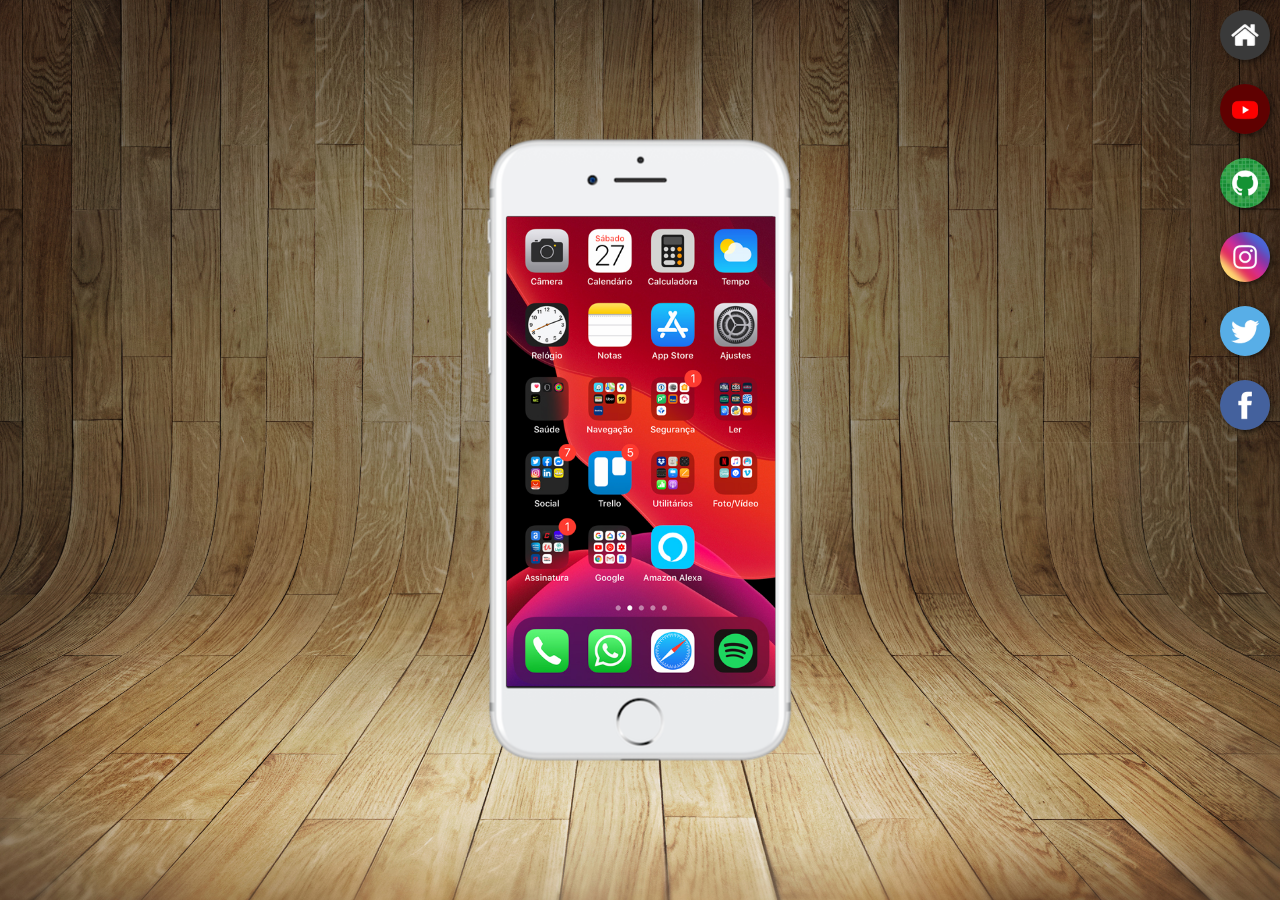
<file: index.html>
<!DOCTYPE html>
<html lang="pt-br">
<head>
    <meta charset="UTF-8">
    <meta http-equiv="X-UA-Compatible" content="IE=edge">
    <meta name="viewport" content="width=device-width, initial-scale=1.0">
    <title>Projeto Redes Sociais</title>
    <link rel="stylesheet" href="style.css">
</head>
<body>
    <main>
        <section id="telefone">
            <iframe src="home.html" name="tela" id="tela" frameborder="0"></iframe>
        </section>
        <section id="redes-sociais">
            <a href="home.html" target="tela"><img src="imagens/logo-home.jpg" alt=""></a><br>
            <a href="youtube.html" target="tela"><img src="imagens/logo-youtube.jpg" alt=""></a><br>
            <a href="#" target="tela"><img src="imagens/logo-github.jpg" alt=""></a><br>
            <a href="#" target="tela"><img src="imagens/logo-instagram.jpg" alt=""></a><br>
            <a href="#" target="tela"><img src="imagens/logo-twitter.jpg" alt=""></a><br>
            <a href="#" target="tela"><img src="imagens/logo-facebook.jpg" alt=""></a><br>

        </section>
    </main>
    
</body>
</html>
</file>
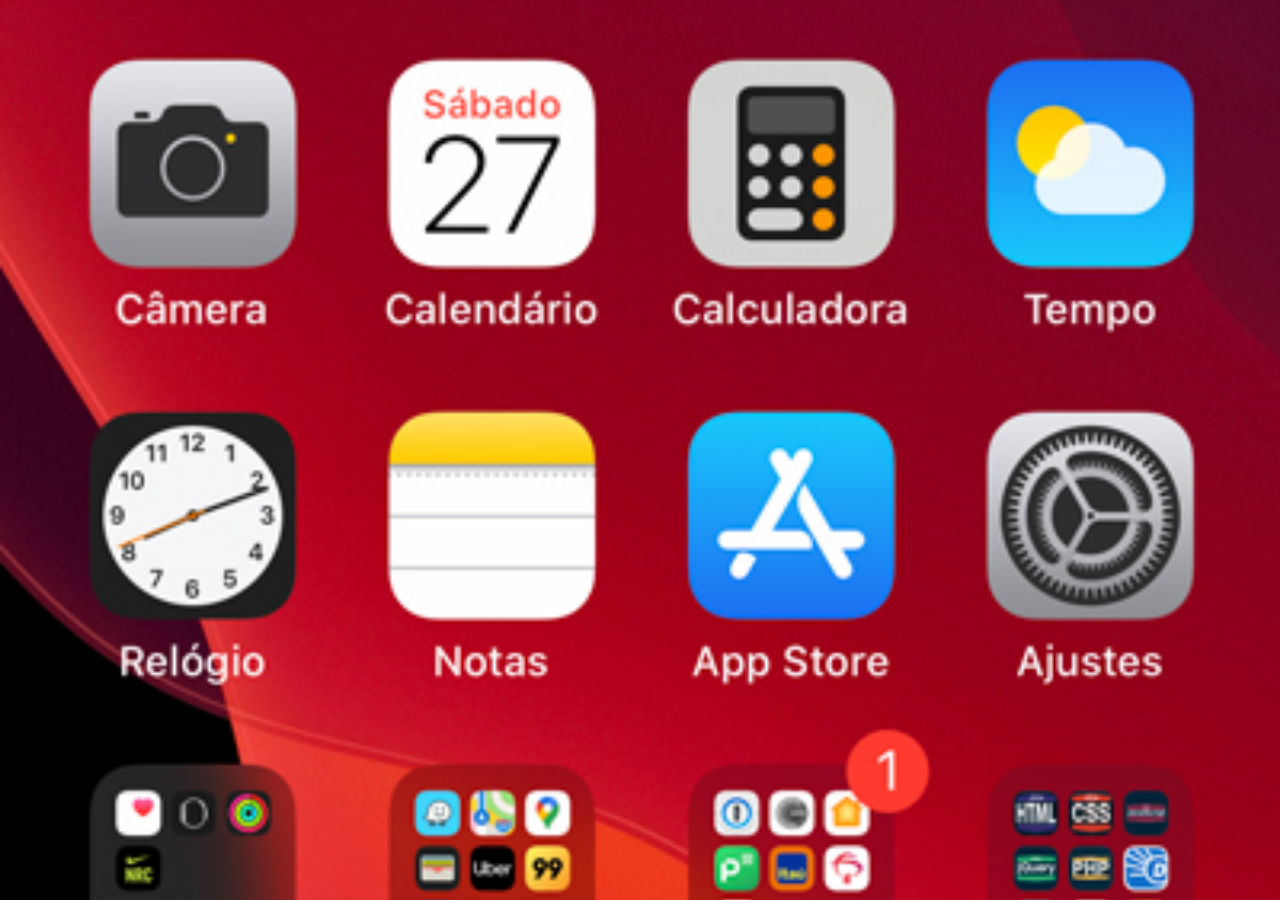
<file: home.html>
<!DOCTYPE html>
<html lang="pt-br">
<head>
    <meta charset="UTF-8">
    <meta http-equiv="X-UA-Compatible" content="IE=edge">
    <meta name="viewport" content="width=device-width, initial-scale=1.0">
    <title>Document</title>
    <style>
        *{
            margin: 0;
            padding: 0;

        }
        body {
            width: 100vw;
            height: 100vh;
            background: black url(imagens/tela-home.jpg) no-repeat top center;
            background-size: cover;
        }
    </style>
</head>
<body>
    
</body>
</html>
</file>
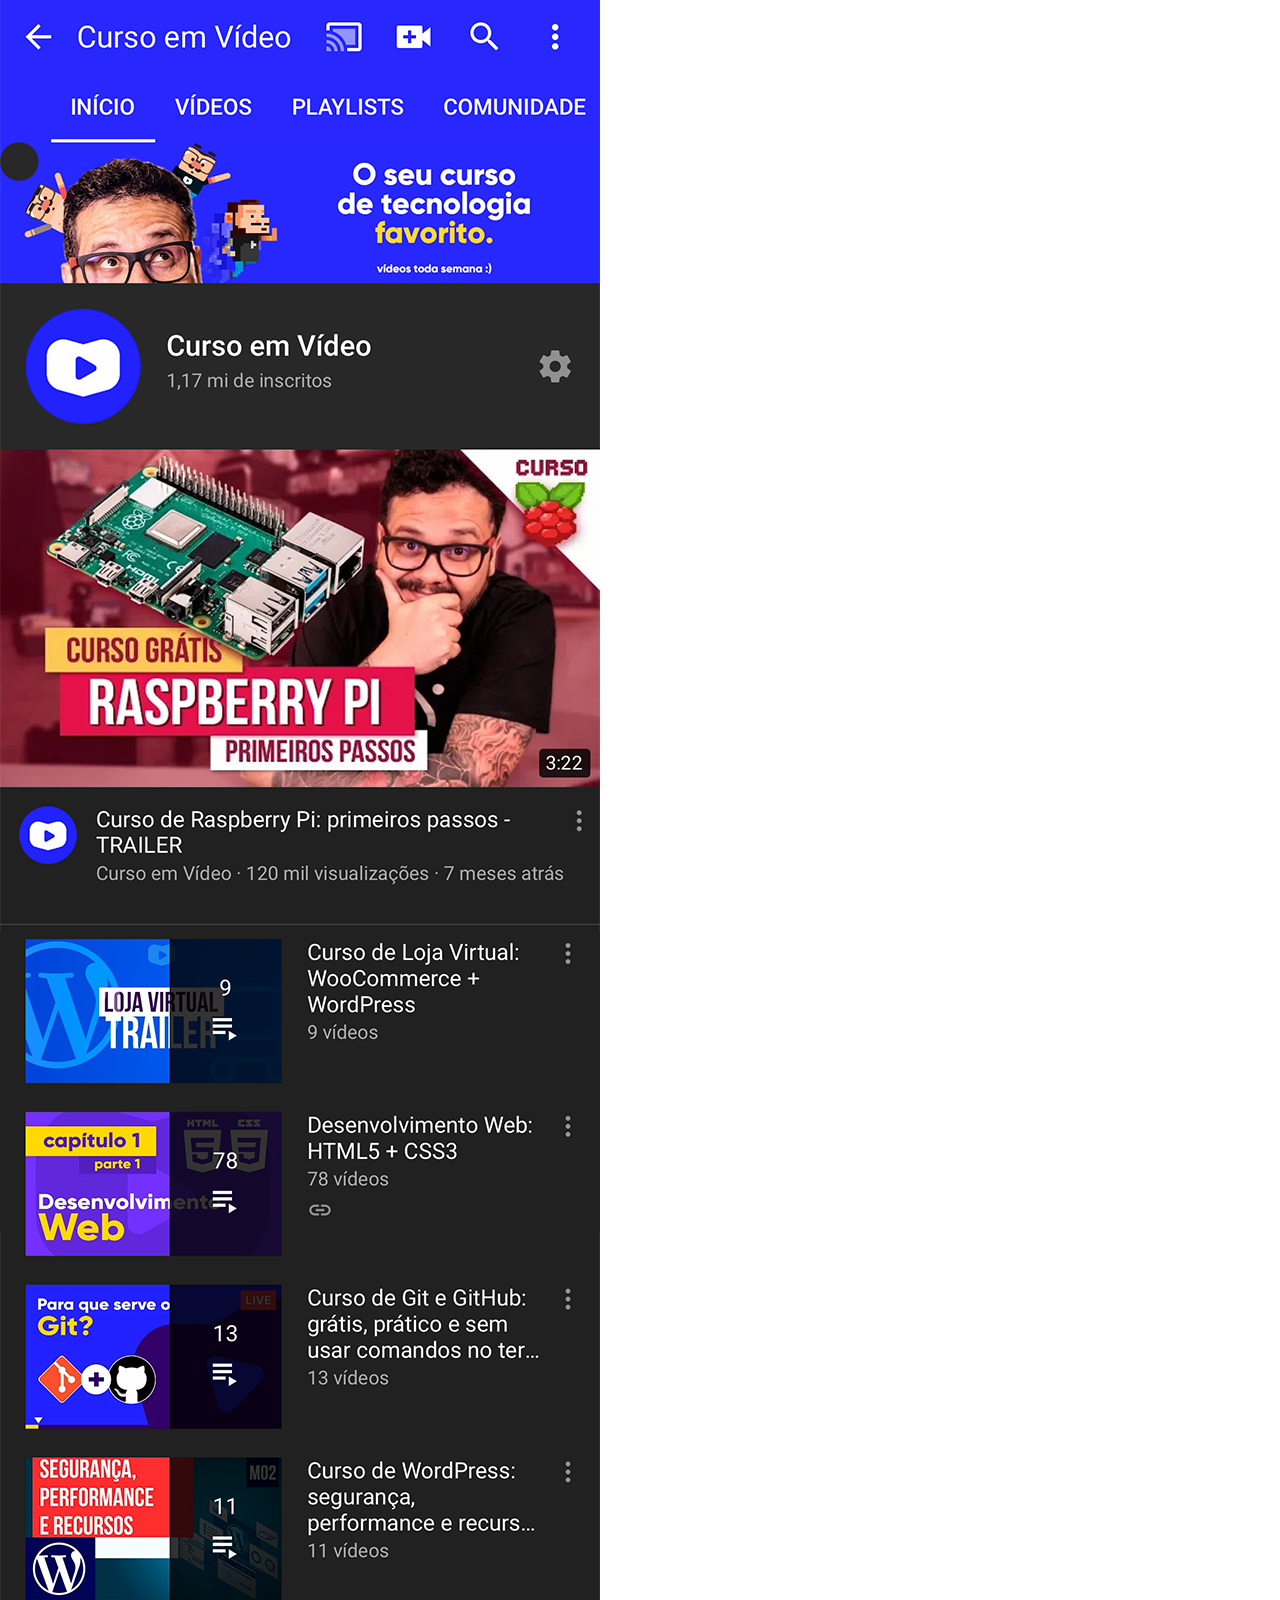
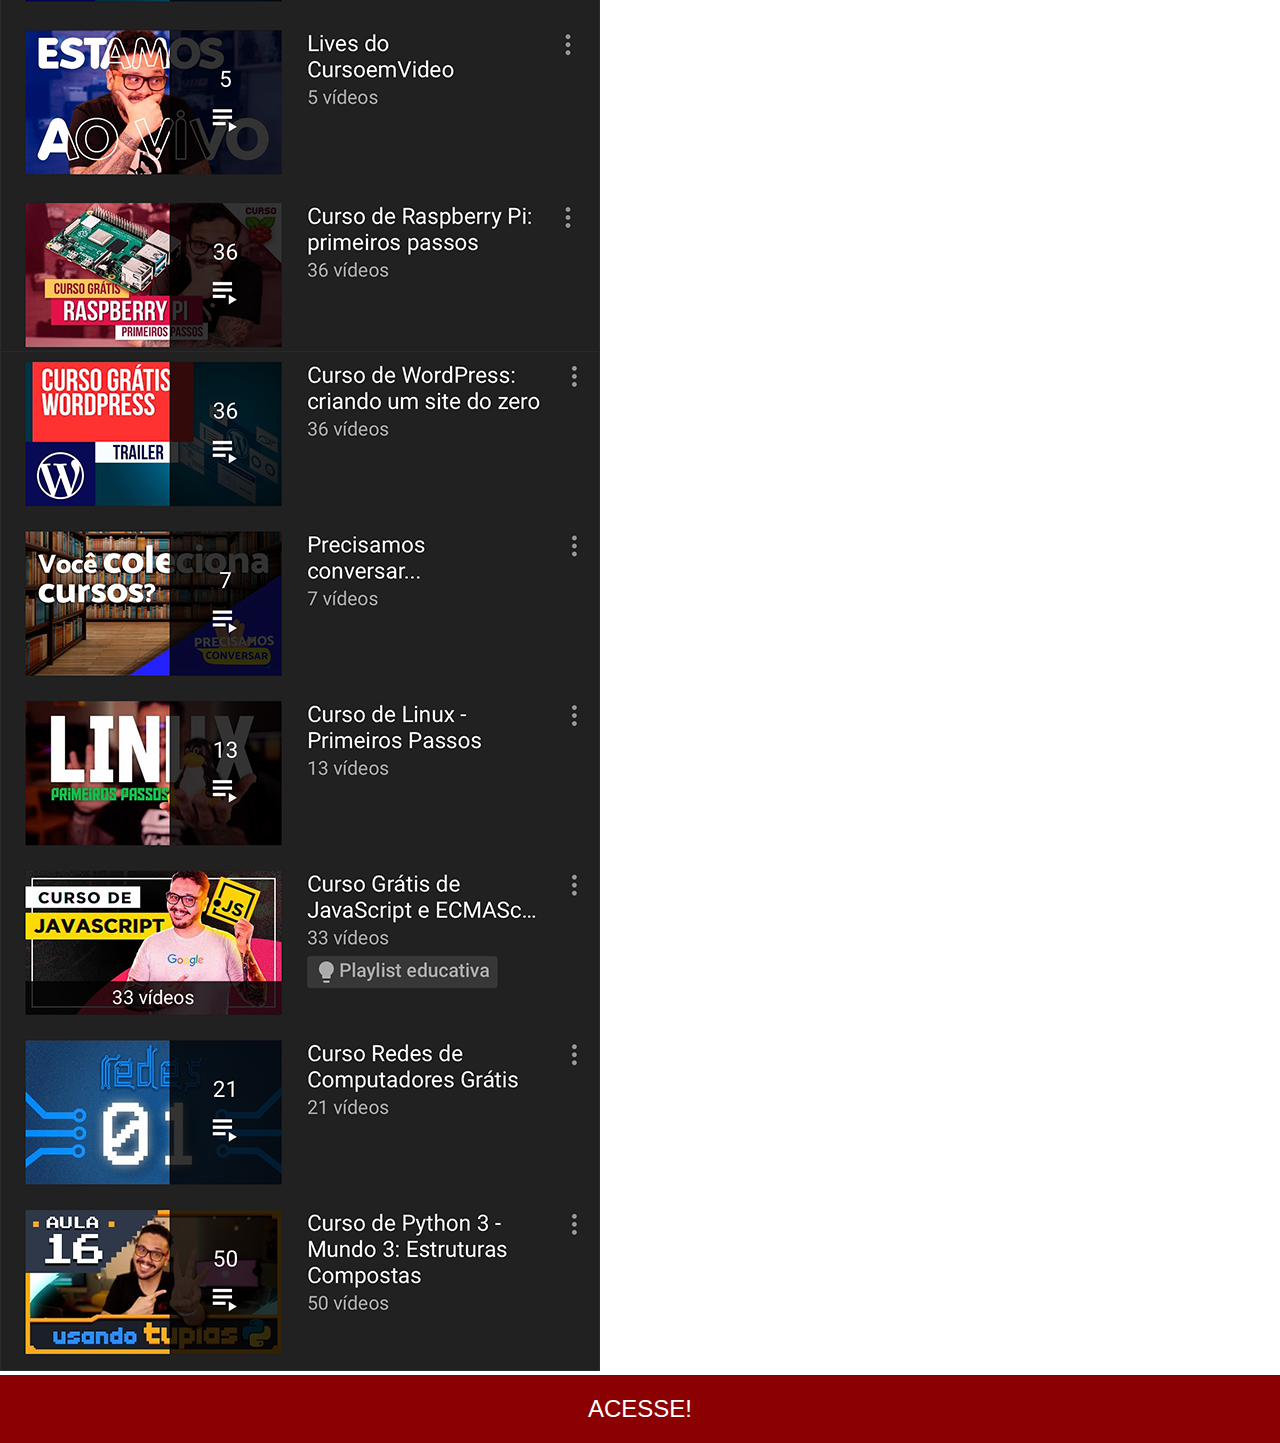
<file: youtube.html>
<!DOCTYPE html>
<html lang="pt-br">
<head>
    <meta charset="UTF-8">
    <meta http-equiv="X-UA-Compatible" content="IE=edge">
    <meta name="viewport" content="width=device-width, initial-scale=1.0">
    <title>Document</title>
    <style>
        *{
            margin: 0;
            padding: 0;

        }
        ::-webkit-scrollbar{
            width: 0;
            height: 0;
        }
        body {
            width: 100vw;
            height: 100vh;
            
        }
        img{
            max-width: 100vw;
        }

        a{
            background-color: darkred;
            display: block;
            text-align: center;
            padding: 20px;
            color: white;
            font-family: Arial, Helvetica, sans-serif;
            font-size: 1.5em;
            margin: auto;
            text-decoration: none;
        }
        a:hover{
            background-color: red;
            transition: background-color 0.5s;
        }
    </style>
</head>
<body>
    <img src="imagens/tela-youtube.png" alt="">
    <a href="#">ACESSE!</a>
</body>
</html>
</file>
<file: style.css>
@charset "UTF-8";

*    {
    margin: 0px;
    padding: 0px;
}
html, body{
    height: 100vh;
    width: 100vw;
    background-color: black;
}
body{
    background: url(imagens/fundo-madeira.jpg) no-repeat top center ;
    background-size: cover;
    background-attachment: fixed;
}

main{
    height: 100vh;
    position: relative;
}
section#telefone{
    position: absolute;
    top: 50%;
    left: 50%;
    transform: translate(-50%,-50%);
    height: 627px;
    width: 311px;
    
    background: url(imagens/frame-iphone.png) no-repeat ;
}
iframe#tela{
    position: relative;
    top: 80px;
    left: 22px;
    width: 269px;
    height: 470px;
}
section#redes-sociais img{
    width: 50px;
    height: 50px;
    margin: 10px;
    border-radius: 50%;
    box-shadow: 2px 2px 5px rgba(0, 0, 0, 0.507);
    box-sizing: border-box;
}

section#redes-sociais img:hover{
    border: 2px solid rgba(255, 255, 255, 0.473);
    transform: translate(-3px,-3px);
    box-shadow: 5px 5px 5px rgba(0, 0, 0, 0.473);
    transition: transform .3s;
}

section#redes-sociais{
    text-align: right;
}
</file>
